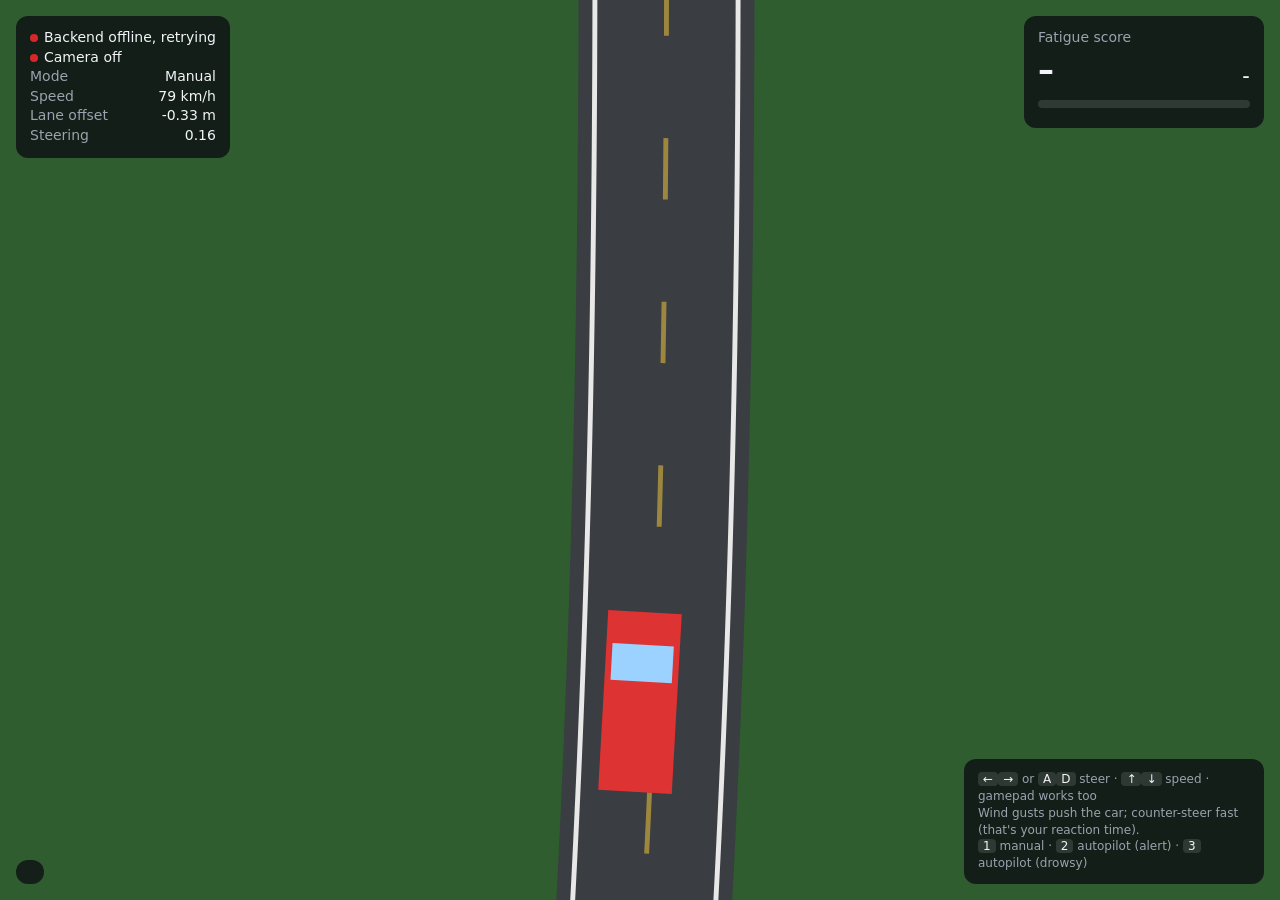
<file: simulator/index.html>
<!DOCTYPE html>
<html lang="en">
<head>
<meta charset="UTF-8" />
<meta name="viewport" content="width=device-width, initial-scale=1.0" />
<title>IRoad Driving Simulator</title>
<style>
  :root {
    --panel: rgba(12, 14, 18, 0.78);
    --text: #f2f4f7;
    --muted: #9aa3ae;
    --normal: #2ea043;
    --mild: #c8a014;
    --high: #e66e14;
    --critical: #d72828;
  }
  * { box-sizing: border-box; margin: 0; padding: 0; }
  html, body { height: 100%; background: #0b0d10; color: var(--text); font: 14px/1.4 system-ui, sans-serif; overflow: hidden; }
  canvas { display: block; width: 100vw; height: 100vh; }

  .panel { position: fixed; background: var(--panel); border-radius: 12px; padding: 12px 14px; backdrop-filter: blur(8px); }
  #hud { top: 16px; left: 16px; min-width: 210px; }
  #fatigue { top: 16px; right: 16px; width: 240px; }
  #features { bottom: 16px; left: 16px; font: 12px/1.5 ui-monospace, monospace; color: var(--muted); }
  #help { bottom: 16px; right: 16px; color: var(--muted); font-size: 12px; max-width: 300px; }
  .row { display: flex; justify-content: space-between; gap: 16px; }
  .label { color: var(--muted); }
  .dot { display: inline-block; width: 8px; height: 8px; border-radius: 50%; margin-right: 6px; background: var(--critical); }
  .dot.on { background: var(--normal); }
  kbd { background: rgba(255,255,255,0.12); border-radius: 4px; padding: 0 5px; font: inherit; color: var(--text); }

  #score { font-size: 32px; font-weight: 600; }
  #state { font-weight: 600; letter-spacing: 0.04em; }
  .bar { height: 8px; border-radius: 4px; background: rgba(255,255,255,0.12); margin-top: 8px; overflow: hidden; }
  #barFill { height: 100%; width: 0; background: var(--normal); transition: width 0.4s, background 0.4s; }

  #vignette { position: fixed; inset: 0; pointer-events: none; opacity: 0; transition: opacity 0.4s;
              box-shadow: inset 0 0 180px 60px var(--high); }
  #vignette.on { opacity: 1; animation: pulse 1s infinite alternate; }
  @keyframes pulse { from { opacity: 0.45; } to { opacity: 1; } }

  #overlay { position: fixed; inset: 0; display: none; align-items: center; justify-content: center; text-align: center;
             background: rgba(80, 0, 0, 0.72); }
  #overlay.on { display: flex; }
  #overlay h1 { font-size: 40px; margin-bottom: 8px; }
</style>
</head>
<body>
<canvas id="road"></canvas>
<div id="vignette"></div>

<div id="hud" class="panel">
  <div class="row"><span><span id="connDot" class="dot"></span><span id="connText">Connecting…</span></span></div>
  <div class="row"><span><span id="camDot" class="dot"></span><span id="camText">Camera off</span></span></div>
  <div class="row"><span class="label">Mode</span><span id="mode">Manual</span></div>
  <div class="row"><span class="label">Speed</span><span id="speed">0 km/h</span></div>
  <div class="row"><span class="label">Lane offset</span><span id="offset">0.00 m</span></div>
  <div class="row"><span class="label">Steering</span><span id="steer">0.00</span></div>
</div>

<div id="fatigue" class="panel">
  <div class="label">Fatigue score</div>
  <div class="row" style="align-items: baseline;"><span id="score">–</span><span id="state">–</span></div>
  <div class="bar"><div id="barFill"></div></div>
  <div id="sessionNote" class="label" style="margin-top: 8px; font-size: 12px;"></div>
</div>

<div id="features" class="panel"></div>

<div id="help" class="panel">
  <kbd>←</kbd><kbd>→</kbd> or <kbd>A</kbd><kbd>D</kbd> steer · <kbd>↑</kbd><kbd>↓</kbd> speed · gamepad works too<br>
  Wind gusts push the car; counter-steer fast (that's your reaction time).<br>
  <kbd>1</kbd> manual · <kbd>2</kbd> autopilot (alert) · <kbd>3</kbd> autopilot (drowsy)
</div>

<div id="overlay"><div>
  <h1>Critical fatigue</h1>
  <p>Pull over and take a break.<br>Press <kbd>Space</kbd> to resume.</p>
</div></div>

<script>
// ---------------------------------------------------------------------------
// Config
// ---------------------------------------------------------------------------
const params = new URLSearchParams(location.search);
const WS_URL = params.get('server') ||
  (location.protocol.startsWith('http') ? location.origin.replace(/^http/, 'ws') : 'ws://localhost:8000') + '/ws/telemetry';

const LANE_WIDTH = 3.5;          // m
const STEER_GAIN = 0.35;         // lateral m/s per unit steering per m/s of speed
const MAX_OFFSET = 3.2;          // m; past this the car is on the shoulder and can't drift further
const SEND_HZ = 10;              // telemetry rate (PRD: every 100 ms)
const WINDOW_S = 30;             // feature aggregation window (matches the vision pipeline)
const REVERSAL_DEADBAND = 0.08;  // ignore steering wiggles smaller than this
// Keyboard + display latency we don't want to count as driver reaction time
const REACTION_BASELINE_S = 0.25;

// ---------------------------------------------------------------------------
// Road: centre line x(s) built from a few sines so curves are smooth and endless
// ---------------------------------------------------------------------------
const CURVES = [
  { amp: 6, len: 420, phase: 0.0 },
  { amp: 2, len: 170, phase: 1.3 },
];
function roadX(s) {
  return CURVES.reduce((x, c) => x + c.amp * Math.sin((2 * Math.PI * s) / c.len + c.phase), 0);
}
function roadSlope(s) {
  return CURVES.reduce((d, c) => d + c.amp * (2 * Math.PI / c.len) * Math.cos((2 * Math.PI * s) / c.len + c.phase), 0);
}

// ---------------------------------------------------------------------------
// Vehicle + input state
// ---------------------------------------------------------------------------
const car = { s: 0, x: roadX(0), speed: 22, steer: 0 };   // speed in m/s
const keys = {};
let mode = 'manual';          // manual | alert | drowsy
let paused = false;
let gust = null;              // { force, until, start, steerAtStart, answered }
let nextGustAt = 6;
let simTime = 0;

const samples = [];           // { t, offset, steer, required }
const reactions = [];         // { t, delay }

addEventListener('keydown', (e) => {
  keys[e.key.toLowerCase()] = true;
  if (e.key === '1') setMode('manual');
  if (e.key === '2') setMode('alert');
  if (e.key === '3') setMode('drowsy');
  if (e.key === ' ' && paused) { paused = false; overlay.classList.remove('on'); acknowledgedCritical = true; }
  if (e.key.startsWith('Arrow') || e.key === ' ') e.preventDefault();
  unlockAudio();
});
addEventListener('keyup', (e) => { keys[e.key.toLowerCase()] = false; });

function setMode(m) {
  mode = m;
  document.getElementById('mode').textContent = { manual: 'Manual', alert: 'Autopilot · alert', drowsy: 'Autopilot · drowsy' }[m];
}

function gamepad() {
  const pads = navigator.getGamepads ? navigator.getGamepads() : [];
  return [...pads].find(Boolean) || null;
}

// ---------------------------------------------------------------------------
// Steering sources
// ---------------------------------------------------------------------------
function manualSteer(dt) {
  const pad = gamepad();
  if (pad && Math.abs(pad.axes[0]) > 0.08) return pad.axes[0];
  const dir = (keys['arrowright'] || keys['d'] ? 1 : 0) - (keys['arrowleft'] || keys['a'] ? 1 : 0);
  // Ramp while a key is held; on release the wheel self-aligns with the road's curve (like a real car's caster)
  const target = dir === 0 ? car.steer + (requiredSteer() - car.steer) * Math.min(1, 3 * dt) : car.steer + dir * 1.5 * dt;
  return Math.max(-1, Math.min(1, target));
}

// Autopilot sees the world with a delay; the drowsy one is slower, sloppier and has lapses
const autoHistory = [];
let lapseUntil = 0;
function autoSteer(dt, drowsy) {
  autoHistory.push({ t: simTime, offset: car.x - roadX(car.s), required: requiredSteer(), push: gust ? gust.force : 0 });
  const delay = drowsy ? 0.9 : 0.15;
  while (autoHistory.length > 2 && autoHistory[1].t <= simTime - delay) autoHistory.shift();
  const seen = autoHistory[0];

  if (drowsy) {
    if (simTime < lapseUntil) return car.steer;                    // microsleep: hands frozen
    if (Math.random() < dt / 7) lapseUntil = simTime + 1.5 + Math.random() * 1.5;
  }
  // Steer back to the lane centre over `tau` seconds and cancel any wind it has noticed;
  // the drowsy driver over-corrects (short tau) on stale information, so it weaves
  const lateral = car.speed * STEER_GAIN;
  const tau = drowsy ? 0.6 : 1.2;
  const noise = (Math.random() - 0.5) * (drowsy ? 0.2 : 0.02);
  const target = seen.required - seen.offset / (lateral * tau) - seen.push / lateral + noise;
  const rate = drowsy ? 1.0 : 2.5;                                 // how fast hands can move
  return car.steer + Math.max(-rate * dt, Math.min(rate * dt, target - car.steer));
}

function requiredSteer() {
  return roadSlope(car.s) / STEER_GAIN;
}

// ---------------------------------------------------------------------------
// Simulation step
// ---------------------------------------------------------------------------
function step(dt) {
  simTime += dt;

  if (keys['arrowup'] || keys['w']) car.speed = Math.min(36, car.speed + 6 * dt);
  if (keys['arrowdown'] || keys['s']) car.speed = Math.max(5, car.speed - 10 * dt);

  car.steer = mode === 'manual' ? manualSteer(dt) : autoSteer(dt, mode === 'drowsy');

  // Wind gusts: a sideways push the driver must react to
  if (!gust && simTime >= nextGustAt) {
    const dir = Math.random() < 0.5 ? -1 : 1;
    gust = { force: dir * (0.6 + Math.random() * 0.5), start: simTime, until: simTime + 1.6, steerAtStart: car.steer, answered: false };
  }
  let push = 0;
  if (gust) {
    push = gust.force;
    // Reaction = time until steering moves against the push
    if (!gust.answered && -Math.sign(gust.force) * (car.steer - gust.steerAtStart) > 0.05) {
      recordReaction(simTime - gust.start);
      gust.answered = true;
    }
    if (simTime >= gust.until) {
      if (!gust.answered) recordReaction(Math.min(2.5, simTime - gust.start + 0.9));
      gust = null;
      nextGustAt = simTime + 5 + Math.random() * 6;
    }
  }

  car.s += car.speed * dt;
  car.x += (car.speed * STEER_GAIN * car.steer + push) * dt;
  const road = roadX(car.s);
  car.x = Math.max(road - MAX_OFFSET, Math.min(road + MAX_OFFSET, car.x));
}

function recordReaction(seconds) {
  reactions.push({ t: simTime, delay: Math.max(0, seconds - REACTION_BASELINE_S) });
}

// ---------------------------------------------------------------------------
// Telemetry features over a 30 s window, in the same units as data/training_data.csv
// ---------------------------------------------------------------------------
function sampleTelemetry() {
  samples.push({ t: simTime, offset: car.x - roadX(car.s), steer: car.steer, required: requiredSteer() });
  while (samples.length && samples[0].t < simTime - WINDOW_S) samples.shift();
  while (reactions.length && reactions[0].t < simTime - WINDOW_S) reactions.shift();
}

const mean = (a) => a.length ? a.reduce((x, y) => x + y, 0) / a.length : 0;
const variance = (a) => { const m = mean(a); return mean(a.map((v) => (v - m) ** 2)); };

function computeFeatures() {
  if (samples.length < 10) return null;
  const offsets = samples.map((s) => s.offset);
  const errors = samples.map((s) => s.steer - s.required);
  const span = Math.max(1, samples[samples.length - 1].t - samples[0].t);

  // Both counts use steering *error* (input minus what the curve needs), so following
  // the road doesn't count; only back-and-forth over-correction does.
  // Reversals: direction changes of the error, ignoring tiny wiggles
  let reversals = 0, lastDir = 0, anchor = errors[0];
  for (const e of errors) {
    const d = e - anchor;
    if (Math.abs(d) < REVERSAL_DEADBAND) continue;
    const dir = Math.sign(d);
    if (lastDir && dir !== lastDir) reversals++;
    lastDir = dir; anchor = e;
  }
  // Corrections: distinct moves of the error back toward the lane centre
  let corrections = 0, correcting = false;
  for (let i = 1; i < samples.length; i++) {
    const de = errors[i] - errors[i - 1];
    const now = Math.abs(de) > 0.02 && Math.abs(samples[i].offset) > 0.15 && Math.sign(de) === -Math.sign(samples[i].offset);
    if (now && !correcting) corrections++;
    correcting = now;
  }

  return {
    lane_offset_mean: mean(offsets.map(Math.abs)),
    lane_drift_var: variance(offsets),
    steering_instability: Math.sqrt(variance(errors)),
    correction_freq: corrections / (span / 10),
    reaction_delay_mean: reactions.length ? mean(reactions.map((r) => r.delay)) : 0,
    steering_reversals: reversals / (span / 10),   // per 10 s
  };
}

// ---------------------------------------------------------------------------
// Backend connection
// ---------------------------------------------------------------------------
let ws = null;
let acknowledgedCritical = false;
function connect() {
  ws = new WebSocket(WS_URL);
  ws.onopen = () => setConn(true);
  ws.onclose = () => { setConn(false); setTimeout(connect, 2000); };
  ws.onmessage = (e) => {
    const msg = JSON.parse(e.data);
    if (msg.type === 'fatigue_update') showFatigue(msg);
  };
}
function setConn(on) {
  connDot.classList.toggle('on', on);
  connText.textContent = on ? 'Backend connected' : 'Backend offline, retrying';
}

function send() {
  if (!ws || ws.readyState !== WebSocket.OPEN || paused) return;
  const f = computeFeatures();
  if (!f) return;
  ws.send(JSON.stringify({
    lane_offset: samples[samples.length - 1].offset,
    steering_angle: car.steer,
    speed_kmh: car.speed * 3.6,
    ...f,
  }));
  renderFeatures(f);
}

// ---------------------------------------------------------------------------
// Alerts: colour, vignette, beep, gamepad rumble, pause on critical
// ---------------------------------------------------------------------------
const STATE_COLORS = { normal: 'var(--normal)', mild: 'var(--mild)', high: 'var(--high)', severe: 'var(--high)', critical: 'var(--critical)' };
let audio = null, lastBeep = 0;
function unlockAudio() { if (!audio) audio = new (window.AudioContext || window.webkitAudioContext)(); }
function beep(freq) {
  if (!audio || performance.now() - lastBeep < 1500) return;
  lastBeep = performance.now();
  const o = audio.createOscillator(), g = audio.createGain();
  o.frequency.value = freq; g.gain.value = 0.08;
  o.connect(g).connect(audio.destination); o.start(); o.stop(audio.currentTime + 0.25);
}
function rumble(strength) {
  const pad = gamepad();
  pad?.vibrationActuator?.playEffect?.('dual-rumble', { duration: 400, strongMagnitude: strength, weakMagnitude: strength });
}

function showFatigue(msg) {
  const waiting = msg.fatigue_score === null || msg.fatigue_score === undefined;
  const state = waiting ? 'waiting' : String(msg.fatigue_state || 'normal').toLowerCase();
  const color = STATE_COLORS[state] || 'var(--muted)';
  score.textContent = waiting ? '–' : msg.fatigue_score.toFixed(2);
  stateEl.textContent = state.toUpperCase();
  stateEl.style.color = color;
  barFill.style.width = waiting ? '0' : `${Math.min(100, msg.fatigue_score * 100)}%`;
  barFill.style.background = color;
  showCamera(msg.vision_status, msg.session_active);

  const warning = state === 'high' || state === 'severe' || state === 'critical';
  vignette.classList.toggle('on', warning);
  vignette.style.setProperty('--high', color);
  if (state === 'mild') rumble(0.3);
  if (warning) { beep(state === 'critical' ? 880 : 620); rumble(state === 'critical' ? 1 : 0.6); }

  if (state === 'critical' && !paused && !acknowledgedCritical) { paused = true; overlay.classList.add('on'); }
  if (state !== 'critical') acknowledgedCritical = false;
}
const stateEl = document.getElementById('state');

const CAMERA_TEXT = {
  off: ['Camera off', 'Scoring from your driving only.'],
  starting: ['Camera starting…', 'Starting the webcam pipeline…'],
  no_camera: ['No camera', "Can't read the webcam. Is another app using it?"],
  no_face: ['No face found', 'Scoring from your driving until the webcam sees your face.'],
  tracking: ['Tracking face', 'Score combines your face and your driving.'],
};
function showCamera(status, sessionActive) {
  const key = sessionActive === false ? 'off' : (status in CAMERA_TEXT ? status : 'off');
  const [label, note] = CAMERA_TEXT[key];
  camText.textContent = label;
  camDot.classList.toggle('on', key === 'tracking');
  camDot.style.background = key === 'no_face' || key === 'starting' ? 'var(--mild)' : '';
  sessionNote.textContent = note;
}

function renderFeatures(f) {
  features.innerHTML = Object.entries(f).map(([k, v]) => `${k.padEnd(21)} ${v.toFixed(3)}`).join('<br>');
}

// ---------------------------------------------------------------------------
// Rendering (top-down, car fixed near the bottom of the screen)
// ---------------------------------------------------------------------------
const canvas = document.getElementById('road');
const ctx = canvas.getContext('2d');
function resize() {
  canvas.width = innerWidth * devicePixelRatio;
  canvas.height = innerHeight * devicePixelRatio;
}
addEventListener('resize', resize);
resize();

function draw() {
  const W = canvas.width, H = canvas.height;
  const ppm = Math.min(W, H) / 22;          // pixels per metre
  const carY = H * 0.78;
  const toScreen = (s, x) => [W / 2 + (x - car.x) * ppm, carY - (s - car.s) * ppm];

  ctx.fillStyle = '#2f5d2f';
  ctx.fillRect(0, 0, W, H);

  // Road surface + markings, sampled along s
  const sFrom = car.s - (H - carY) / ppm - 2, sTo = car.s + carY / ppm + 2;
  const edge = (side) => { const pts = []; for (let s = sFrom; s <= sTo; s += 0.5) pts.push(toScreen(s, roadX(s) + side)); return pts; };
  const left = edge(-LANE_WIDTH / 2 - 0.4), right = edge(LANE_WIDTH / 2 + 0.4);
  ctx.fillStyle = '#3a3d42';
  ctx.beginPath();
  left.forEach(([x, y], i) => (i ? ctx.lineTo(x, y) : ctx.moveTo(x, y)));
  right.reverse().forEach(([x, y]) => ctx.lineTo(x, y));
  ctx.fill();

  ctx.lineWidth = 0.12 * ppm;
  ctx.strokeStyle = '#e8e8e8';
  for (const side of [-LANE_WIDTH / 2, LANE_WIDTH / 2]) {
    ctx.beginPath();
    edge(side).forEach(([x, y], i) => (i ? ctx.lineTo(x, y) : ctx.moveTo(x, y)));
    ctx.stroke();
  }
  // Dashed centre guide
  ctx.strokeStyle = 'rgba(255, 210, 60, 0.5)';
  ctx.setLineDash([1.5 * ppm, 2.5 * ppm]);
  ctx.lineDashOffset = car.s * ppm;
  ctx.beginPath();
  edge(0).forEach(([x, y], i) => (i ? ctx.lineTo(x, y) : ctx.moveTo(x, y)));
  ctx.stroke();
  ctx.setLineDash([]);

  // Car (shakes during a gust)
  const shake = gust ? (Math.random() - 0.5) * 0.08 * ppm : 0;
  ctx.save();
  ctx.translate(W / 2 + shake, carY);
  ctx.rotate(Math.atan((car.speed * STEER_GAIN * car.steer) / car.speed));
  ctx.fillStyle = '#d33';
  ctx.fillRect(-0.9 * ppm, -2.2 * ppm, 1.8 * ppm, 4.4 * ppm);
  ctx.fillStyle = '#9cd2ff';
  ctx.fillRect(-0.75 * ppm, -1.4 * ppm, 1.5 * ppm, 0.9 * ppm);
  ctx.restore();

  // Gust indicator arrow
  if (gust) {
    const dir = Math.sign(gust.force);
    ctx.fillStyle = 'rgba(255,255,255,0.85)';
    ctx.font = `${0.9 * ppm}px system-ui`;
    ctx.textAlign = 'center';
    ctx.fillText(dir > 0 ? 'WIND ➜' : '⬅ WIND', W / 2, carY - 3.5 * ppm);
  }

  const offsetNow = car.x - roadX(car.s);
  speed.textContent = `${Math.round(car.speed * 3.6)} km/h`;
  offset.textContent = `${offsetNow >= 0 ? '+' : ''}${offsetNow.toFixed(2)} m`;
  offset.style.color = Math.abs(offsetNow) > LANE_WIDTH / 2 ? 'var(--critical)' : '';
  steer.textContent = car.steer.toFixed(2);
}

// ---------------------------------------------------------------------------
// Main loop: physics every frame, telemetry at 10 Hz
// ---------------------------------------------------------------------------
let last = performance.now(), sendAcc = 0;
function frame(now) {
  const dt = Math.min(0.05, (now - last) / 1000);
  last = now;
  if (!paused) {
    step(dt);
    sendAcc += dt;
    while (sendAcc >= 1 / SEND_HZ) { sendAcc -= 1 / SEND_HZ; sampleTelemetry(); send(); }
  }
  draw();
  requestAnimationFrame(frame);
}

setMode('manual');
connect();
requestAnimationFrame(frame);
</script>
</body>
</html>
</file>
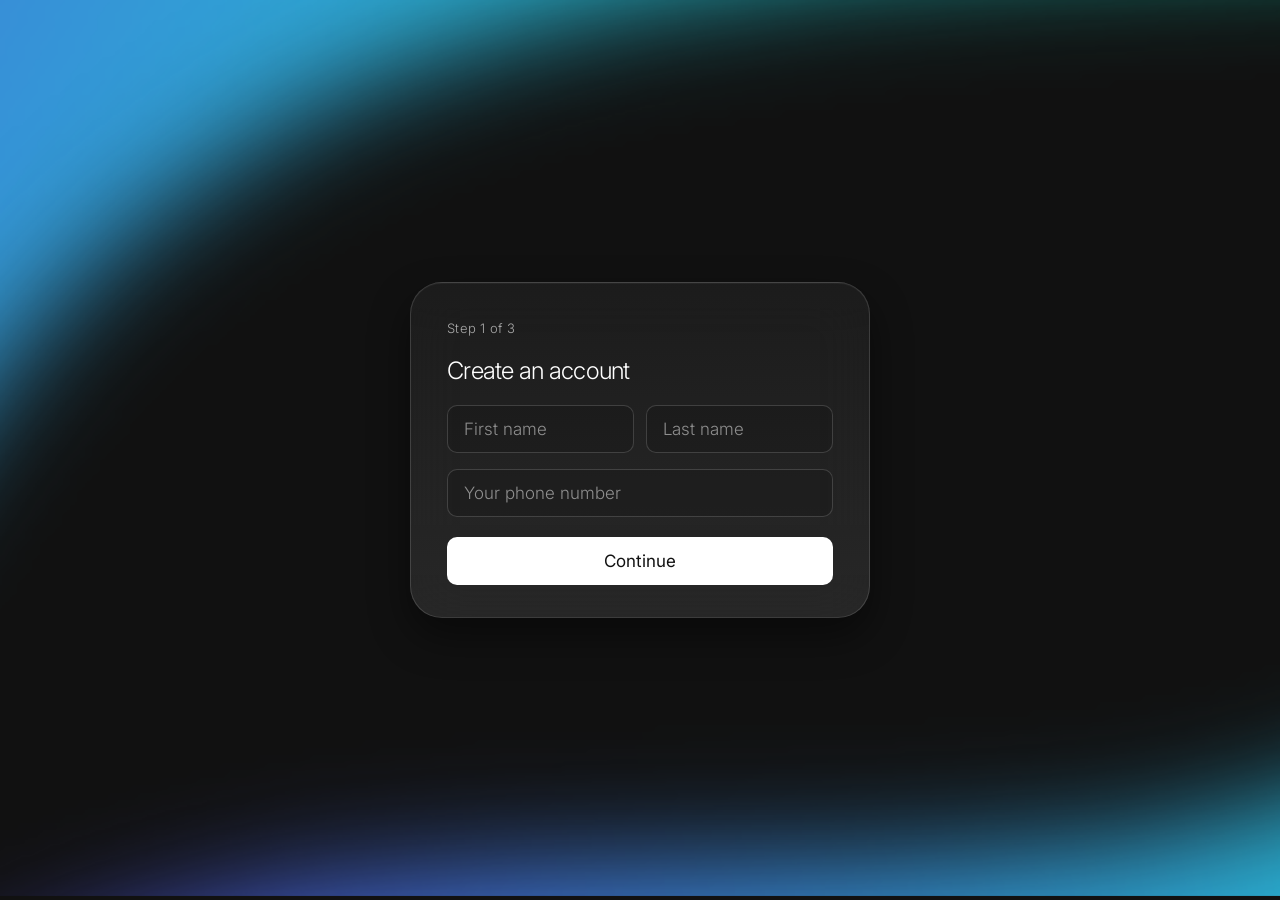
<file: dashboard/contact.html>
<!DOCTYPE html>
<html lang="en">
<head>
  <meta charset="UTF-8" />
  <meta name="viewport" content="width=device-width, initial-scale=1.0" />
  <title>Emergency Contact</title>
  <link href="https://fonts.googleapis.com/css2?family=Inter:wght@200;300;400;500&display=swap" rel="stylesheet" />
  <link href="style.css" rel="stylesheet" />
</head>
<body>
  <form class="card" novalidate>
    <span class="step">Step 2 of 3</span>
    <h1>Emergency contact</h1>
    <p class="hint">We'll flag this person if fatigue stays critical for 10 seconds.</p>
    <div class="row">
      <input id="firstName" placeholder="First name" required />
      <input id="lastName" placeholder="Last name" />
    </div>
    <input id="phone" type="tel" placeholder="Their phone number" required />
    <div class="actions">
      <a class="button secondary" href="login.html">Back</a>
      <button type="submit">Continue</button>
    </div>
  </form>
  <script src="api.js"></script>
  <script>
    if (!loadDraft('driver')) location.replace('login.html');
    bindPersonForm('contact', 'start.html');
  </script>
</body>
</html>
</file>
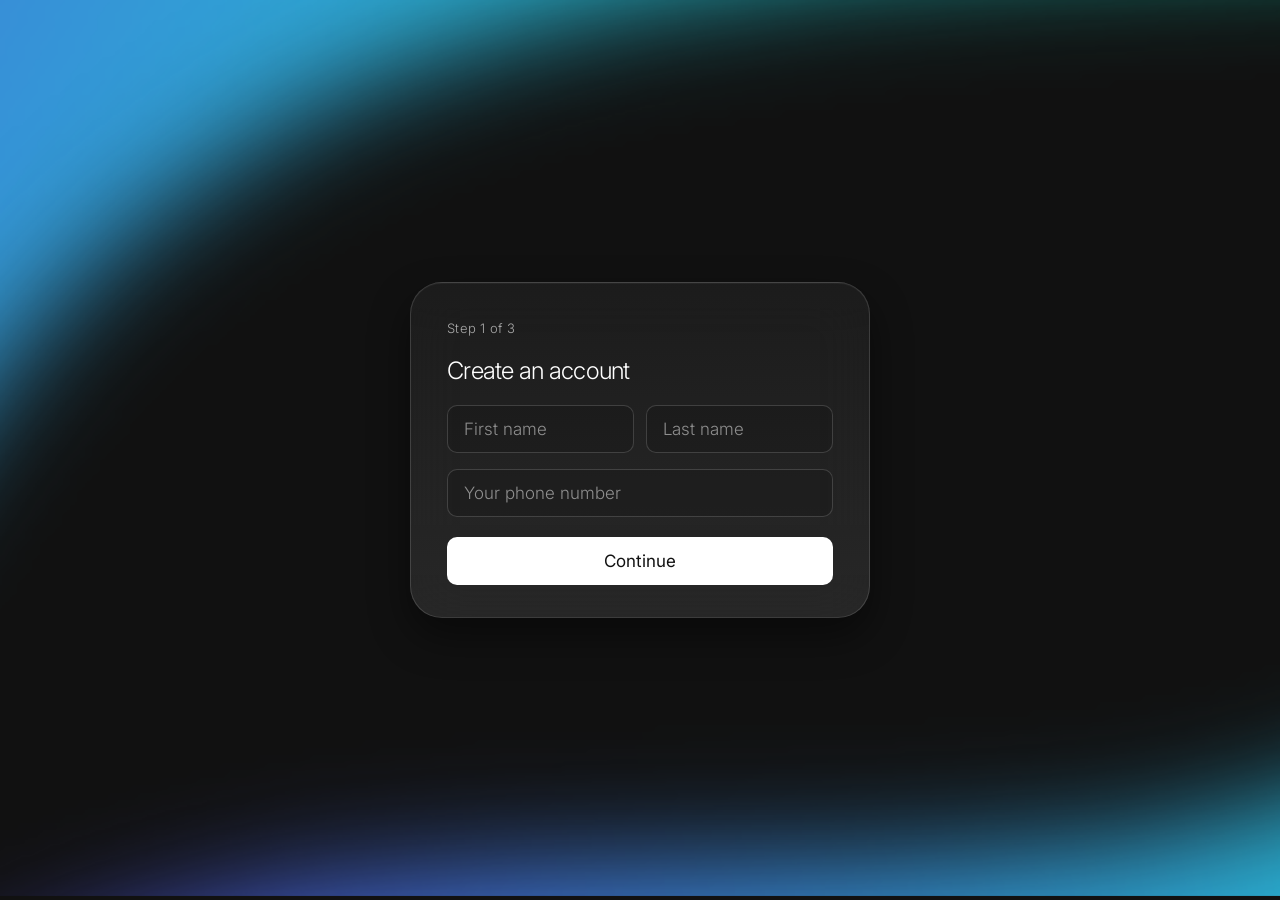
<file: dashboard/login.html>
<!DOCTYPE html>
<html lang="en">
<head>
  <meta charset="UTF-8" />
  <meta name="viewport" content="width=device-width, initial-scale=1.0" />
  <title>Create Account</title>
  <link href="https://fonts.googleapis.com/css2?family=Inter:wght@200;300;400;500&display=swap" rel="stylesheet" />
  <link href="style.css" rel="stylesheet" />
</head>
<body>
  <form class="card" novalidate>
    <span class="step">Step 1 of 3</span>
    <h1>Create an account</h1>
    <div class="row">
      <input id="firstName" placeholder="First name" autocomplete="given-name" required />
      <input id="lastName" placeholder="Last name" autocomplete="family-name" />
    </div>
    <input id="phone" type="tel" placeholder="Your phone number" autocomplete="tel" required />
    <div class="actions"><button type="submit">Continue</button></div>
  </form>
  <script src="api.js"></script>
  <script>bindPersonForm('driver', 'contact.html');</script>
</body>
</html>
</file>
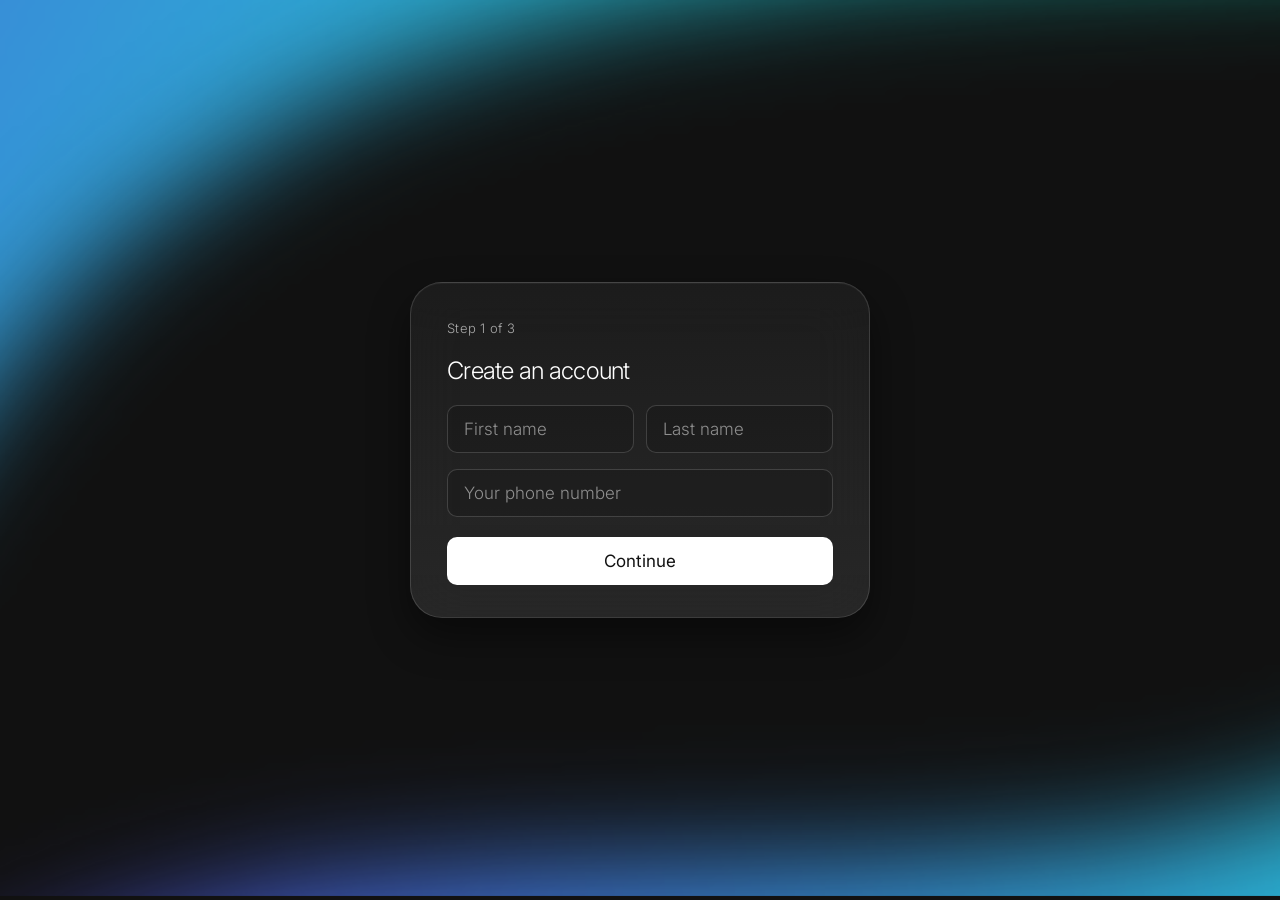
<file: dashboard/start.html>
<!DOCTYPE html>
<html lang="en">
<head>
  <meta charset="UTF-8" />
  <meta name="viewport" content="width=device-width, initial-scale=1.0" />
  <title>Start Monitoring</title>
  <link href="https://fonts.googleapis.com/css2?family=Inter:wght@200;300;400;500&display=swap" rel="stylesheet" />
  <link href="style.css" rel="stylesheet" />
</head>
<body>
  <form class="card wide" novalidate>
    <span class="step">Step 3 of 3</span>
    <h1>Start monitoring</h1>
    <p class="hint">Run one module or both. Both together give the most reliable score.</p>
    <div class="modules">
      <label class="module">
        <input type="checkbox" id="camera" checked />
        <span class="tick"></span>
        <strong>Camera</strong>
        <span>Watches your eyes, yawns and head nods through the webcam.</span>
      </label>
      <label class="module">
        <input type="checkbox" id="simulator" checked />
        <span class="tick"></span>
        <strong>Driving simulator</strong>
        <span>Opens in a new tab and measures lane keeping, steering and reactions.</span>
      </label>
    </div>
    <p class="error" id="error"></p>
    <div class="actions">
      <a class="button secondary" href="contact.html">Back</a>
      <button type="submit" id="startBtn">Start</button>
    </div>
  </form>
  <script src="api.js"></script>
  <script>
    const driver = loadDraft('driver');
    const contact = loadDraft('contact');
    if (!driver) location.replace('login.html');
    else if (!contact) location.replace('contact.html');

    const camera = document.getElementById('camera');
    const simulator = document.getElementById('simulator');
    const startBtn = document.getElementById('startBtn');
    const error = document.getElementById('error');
    const sync = () => { startBtn.disabled = !camera.checked && !simulator.checked; };
    [camera, simulator].forEach((box) => box.addEventListener('change', sync));
    sync();

    document.querySelector('form').addEventListener('submit', async (event) => {
      event.preventDefault();
      const modules = { camera: camera.checked, simulator: simulator.checked };
      // Open the tab now, while the click still counts as a user gesture; point it at the simulator once the session exists
      const simTab = modules.simulator ? window.open('', '_blank') : null;
      startBtn.disabled = true;
      startBtn.textContent = 'Starting…';
      error.textContent = '';
      try {
        const result = await apiPost('/session/start', {
          driver_name: fullName(driver),
          driver_phone: driver.phone,
          emergency_contact_name: fullName(contact),
          emergency_contact_phone: contact.phone,
          ...modules,
        });
        if (result.status !== 'success' && !/already/i.test(result.message || '')) throw new Error(result.message);
        saveDraft('modules', modules);
        if (simTab) simTab.location = API_BASE + '/sim/';
        location.href = 'monitor.html';
      } catch (e) {
        simTab?.close();
        error.textContent = "Couldn't start the session. Is the backend running?";
        startBtn.textContent = 'Start';
        sync();
      }
    });
  </script>
</body>
</html>
</file>
<file: dashboard/style.css>
/* Shared look for every dashboard page: a frosted card over the background image */
:root {
  --text: #ffffff;
  --muted: rgba(255, 255, 255, 0.62);
  --field: rgba(0, 0, 0, 0.14);
  --field-border: rgba(255, 255, 255, 0.16);
  --field-focus: rgba(255, 255, 255, 0.34);
  --button: #ffffff;
  --button-text: #111111;
  --normal: #2ea043;
  --mild: #c8a014;
  --high: #e66e14;
  --critical: #d72828;
}

*, *::before, *::after { box-sizing: border-box; margin: 0; padding: 0; }

body {
  min-height: 100vh;
  display: flex;
  align-items: center;
  justify-content: center;
  padding: 24px 16px;
  background: #0b0d10 url(Background.png) center / cover no-repeat fixed;
  color: var(--text);
  font: 300 16px/1.45 'Inter', system-ui, sans-serif;
}

.card {
  width: min(460px, 100%);
  display: flex;
  flex-direction: column;
  gap: 16px;
  padding: 36px 36px 32px;
  border-radius: 32px;
  border: 1px solid rgba(255, 255, 255, 0.14);
  background: linear-gradient(0deg, rgba(131, 131, 131, 0.2), rgba(112, 112, 112, 0.12));
  box-shadow: 0 18px 40px rgba(0, 0, 0, 0.45), inset 0 1px 0 rgba(255, 255, 255, 0.04);
  backdrop-filter: blur(28px);
  -webkit-backdrop-filter: blur(28px);
}
.card.wide { width: min(560px, 100%); }

.step { font-size: 13px; color: var(--muted); letter-spacing: 0.02em; }
h1 { font-size: 24px; font-weight: 300; letter-spacing: -0.03em; }
.hint { font-size: 14px; color: var(--muted); }
.error { font-size: 14px; color: #ffb4a8; min-height: 1.2em; }

.row { display: flex; gap: 12px; }
.row > * { flex: 1; min-width: 0; }

input {
  width: 100%;
  height: 48px;
  padding: 0 16px;
  border-radius: 10px;
  border: 1px solid var(--field-border);
  background: var(--field);
  color: var(--text);
  font: inherit;
  font-size: 17px;
  outline: none;
  transition: border-color 0.2s;
}
input::placeholder { color: rgba(255, 255, 255, 0.5); }
input:focus { border-color: var(--field-focus); }
input.invalid { border-color: #ffb4a8; }

.actions { display: flex; gap: 12px; margin-top: 4px; }
button, .button {
  flex: 1;
  height: 48px;
  border: none;
  border-radius: 10px;
  background: var(--button);
  color: var(--button-text);
  font: inherit;
  font-size: 17px;
  font-weight: 400;
  cursor: pointer;
  text-align: center;
  text-decoration: none;
  line-height: 48px;
  transition: opacity 0.2s;
}
button:hover, .button:hover { opacity: 0.86; }
button:disabled { opacity: 0.45; cursor: default; }
button.secondary, .button.secondary {
  background: rgba(255, 255, 255, 0.1);
  color: var(--text);
  border: 1px solid var(--field-border);
}

/* Module picker (start.html) */
.modules { display: flex; gap: 12px; }
.module {
  flex: 1;
  display: flex;
  flex-direction: column;
  gap: 6px;
  padding: 16px;
  border-radius: 14px;
  border: 1px solid var(--field-border);
  background: var(--field);
  cursor: pointer;
  user-select: none;
  transition: border-color 0.2s, background 0.2s;
}
.module input { display: none; }
.module strong { font-weight: 500; font-size: 17px; }
.module span { font-size: 13px; color: var(--muted); }
.module:has(input:checked) { border-color: rgba(255, 255, 255, 0.7); background: rgba(255, 255, 255, 0.12); }
.module .tick { align-self: flex-end; width: 18px; height: 18px; border-radius: 50%; border: 1px solid var(--field-border); margin-bottom: -12px; }
.module:has(input:checked) .tick { background: #fff; box-shadow: inset 0 0 0 4px #333; }

/* Live monitor (monitor.html) */
.score { display: flex; align-items: baseline; justify-content: space-between; }
.score-value { font-size: 64px; font-weight: 200; letter-spacing: -0.04em; line-height: 1; }
.badge { padding: 4px 12px; border-radius: 999px; font-size: 14px; font-weight: 500; background: rgba(255, 255, 255, 0.14); }
.badge.NORMAL { background: var(--normal); }
.badge.MILD { background: var(--mild); }
.badge.HIGH { background: var(--high); }
.badge.CRITICAL { background: var(--critical); }
.bar { height: 8px; border-radius: 4px; background: rgba(255, 255, 255, 0.14); overflow: hidden; }
.bar > div { height: 100%; width: 0; background: var(--normal); transition: width 0.5s, background 0.5s; }
.status { display: grid; grid-template-columns: auto 1fr; gap: 6px 16px; font-size: 14px; }
.status dt { color: var(--muted); }
.dot { display: inline-block; width: 8px; height: 8px; border-radius: 50%; margin-right: 8px; background: rgba(255, 255, 255, 0.35); }
.dot.ok { background: var(--normal); }
.dot.warn { background: var(--mild); }
.dot.bad { background: var(--critical); }
.banner { padding: 10px 14px; border-radius: 10px; background: rgba(215, 40, 40, 0.85); font-size: 14px; }
[hidden] { display: none !important; }

@media (max-width: 480px) {
  .card { padding: 28px 20px 24px; border-radius: 24px; }
  .modules, .row { flex-direction: column; }
}
</file>
